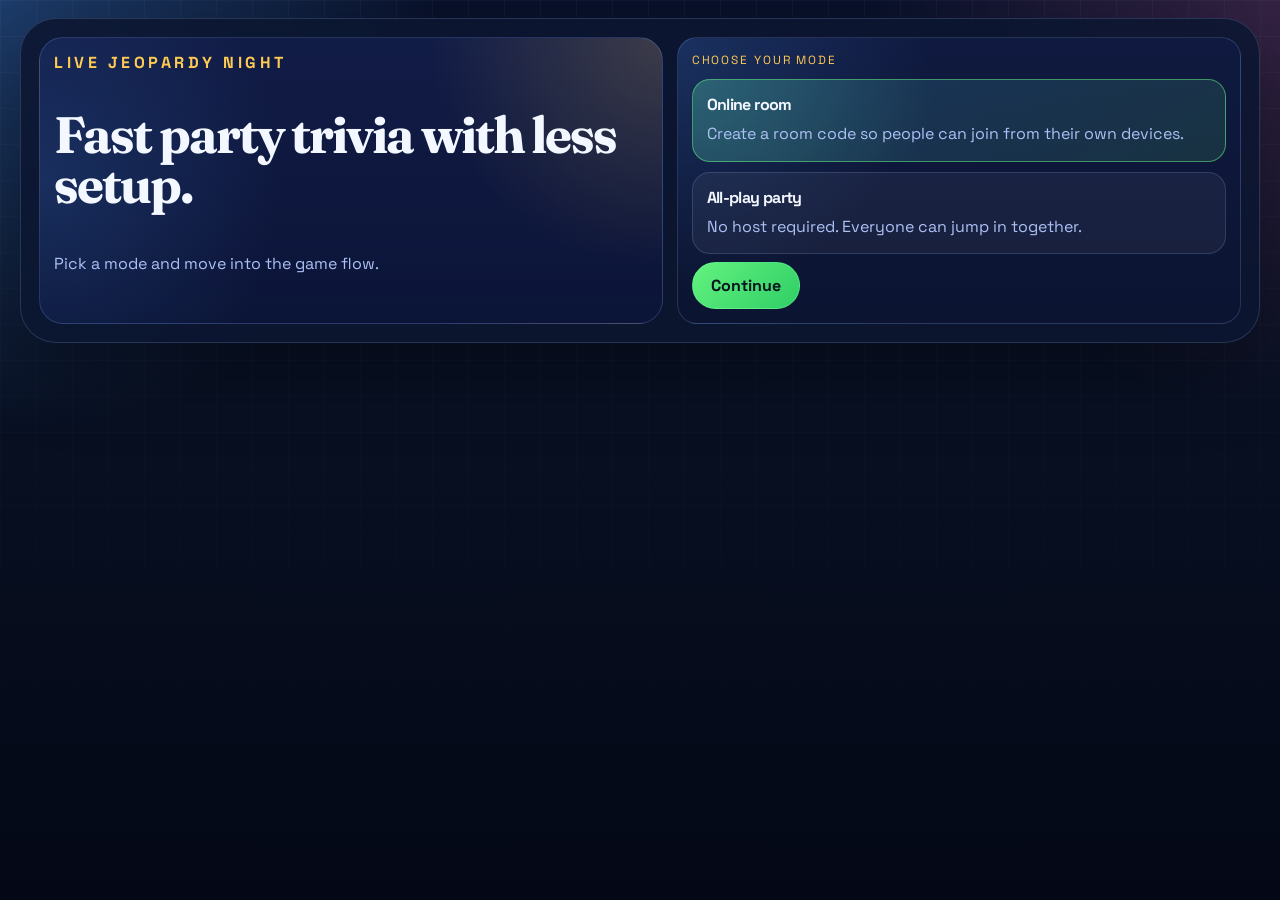
<file: index.html>
<!DOCTYPE html>
<html lang="en">
<head>
  <meta charset="UTF-8">
  <meta name="viewport" content="width=device-width, initial-scale=1.0">
  <title>JeoParty AI — Free Live Party Trivia Game</title>
  <meta name="description" content="JeoParty AI is a free live Jeopardy-style trivia game for parties and friends. Create a room, share the code, and play together on any device.">
  <meta property="og:title" content="JeoParty AI — Free Live Party Trivia Game">
  <meta property="og:description" content="Free live Jeopardy-style trivia for parties and friends. Create a room, share the code, and play together on any device.">
  <meta property="og:type" content="website">
  <meta name="twitter:card" content="summary">
  <meta name="twitter:title" content="JeoParty AI — Free Live Party Trivia Game">
  <meta name="twitter:description" content="Free live Jeopardy-style trivia for parties and friends. Create a room, share the code, and play together on any device.">
  <meta name="theme-color" content="#0a1238">
  <link rel="icon" href="data:image/svg+xml,<svg xmlns='http://www.w3.org/2000/svg' viewBox='0 0 100 100'><rect width='100' height='100' rx='20' fill='%230a1238'/><text x='50' y='78' text-anchor='middle' font-size='74' font-family='sans-serif' font-weight='bold' fill='%23ffcb52'>J</text></svg>">
  <link rel="manifest" href="manifest.json">
  <link rel="preconnect" href="https://fonts.googleapis.com">
  <link rel="preconnect" href="https://fonts.gstatic.com" crossorigin>
  <link href="https://fonts.googleapis.com/css2?family=Space+Grotesk:wght@400;500;700&family=Fraunces:opsz,wght@9..144,600;9..144,700&display=swap" rel="stylesheet">
  <link rel="stylesheet" href="styles.css?v=19">
</head>
<body data-page="welcome">
  <div class="page-shell narrow-shell">
    <section class="hero page-card welcome-hero">
      <div class="hero-copy mode-flow-card setup-hero-card">
        <p class="eyebrow hero-kicker">Live Jeopardy night</p>
        <h1>Fast party trivia with less setup.</h1>
        <p class="hero-text">Pick a mode and move into the game flow.</p>
      </div>
      <aside class="hero-panel settings-card welcome-mode-panel">
        <p class="eyebrow">Choose your mode</p>
        <div class="mode-card-grid">
          <button class="mode-card is-selected" type="button" data-mode="online">
            <strong>Online room</strong>
            <span>Create a room code so people can join from their own devices.</span>
          </button>
          <button class="mode-card" type="button" data-mode="allplay">
            <strong>All-play party</strong>
            <span>No host required. Everyone can jump in together.</span>
          </button>
        </div>
        <div class="hero-actions">
          <a class="button button-primary" id="welcomeContinue" href="setup.html">Continue</a>
        </div>
      </aside>
    </section>
  </div>
  <script src="config.js?v=2"></script>
  <script src="app.js?v=26"></script>
</body>
</html>
</file>
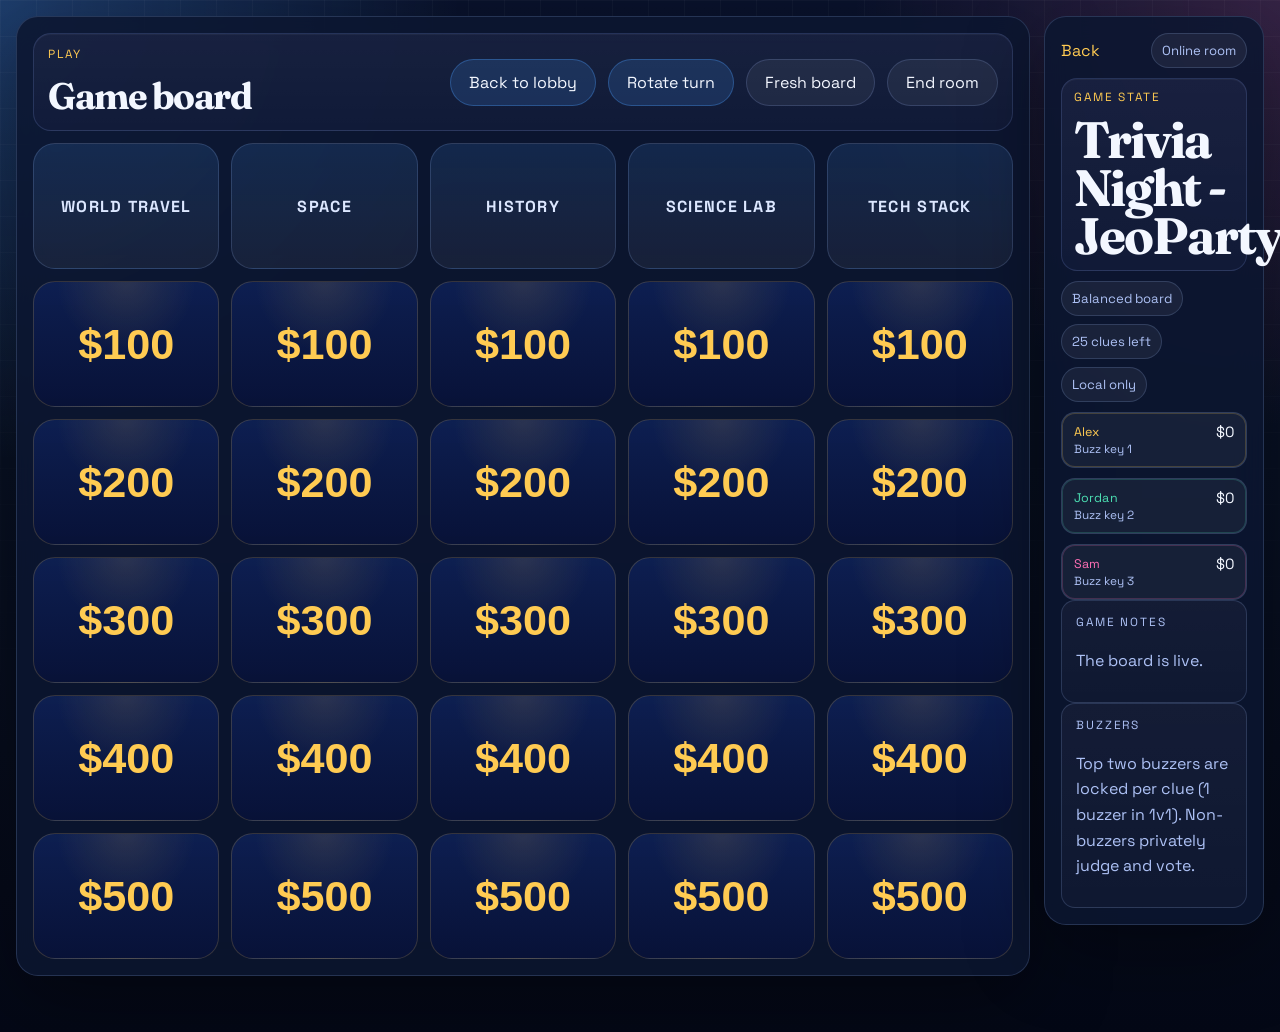
<file: game.html>
<!DOCTYPE html>
<html lang="en">
<head>
  <meta charset="UTF-8">
  <meta name="viewport" content="width=device-width, initial-scale=1.0">
  <title>JeoParty AI | Game</title>
  <meta name="description" content="Live JeoParty AI game board — pick clues, buzz in, and track scores across all devices in real time.">
  <meta property="og:title" content="JeoParty AI — Free Live Party Trivia Game">
  <meta property="og:description" content="Free live Jeopardy-style trivia for parties and friends. Create a room, share the code, and play together on any device.">
  <meta property="og:type" content="website">
  <meta name="twitter:card" content="summary">
  <meta name="theme-color" content="#0a1238">
  <link rel="icon" href="data:image/svg+xml,<svg xmlns='http://www.w3.org/2000/svg' viewBox='0 0 100 100'><rect width='100' height='100' rx='20' fill='%230a1238'/><text x='50' y='78' text-anchor='middle' font-size='74' font-family='sans-serif' font-weight='bold' fill='%23ffcb52'>J</text></svg>">
  <link rel="manifest" href="manifest.json">
  <link rel="preconnect" href="https://fonts.googleapis.com">
  <link rel="preconnect" href="https://fonts.gstatic.com" crossorigin>
  <link href="https://fonts.googleapis.com/css2?family=Space+Grotesk:wght@400;500;700&family=Fraunces:opsz,wght@9..144,600;9..144,700&display=swap" rel="stylesheet">
  <link rel="stylesheet" href="styles.css?v=19">
</head>
<body data-page="game">
  <div class="page-shell">
    <div class="app-grid game-layout board-first-layout">
      <section class="panel board-panel">
        <div class="board-header section-mini-highlight game-board-header">
          <div>
            <p class="eyebrow">Play</p>
            <h2>Game board</h2>
          </div>
          <div class="board-actions">
            <button class="button button-secondary" id="backToLobby" type="button">Back to lobby</button>
            <button class="button button-secondary" id="nextTurn" type="button">Rotate turn</button>
            <button class="button button-ghost" id="newRound" type="button">Fresh board</button>
            <button class="button button-ghost" id="endRoom" type="button">End room</button>
          </div>
        </div>
        <div class="board-grid" id="boardGrid" aria-live="polite"></div>
      </section>
      <aside class="panel sidebar-panel compact-sidebar">
        <div class="view-topbar compact-topbar">
          <a class="text-button" href="lobby.html">Back</a>
          <span class="pill" id="modePill">Online room</span>
        </div>
        <div class="section-heading compact section-mini-highlight game-state-card">
          <p class="eyebrow">Game state</p>
          <h2 id="roomTitle">Trivia Night - JeoParty</h2>
        </div>
        <div class="pill-row">
          <span class="pill" id="difficultyPill">Balanced board</span>
          <span class="pill" id="remainingPill">25 clues left</span>
          <span class="pill" id="syncPill">Local only</span>
        </div>
        <div class="scoreboard compact-scoreboard" id="scoreboard"></div>
        <div class="host-card slim-note">
          <p class="eyebrow">Game notes</p>
          <p id="hostLine">The board is live.</p>
        </div>
        <div class="host-card slim-note">
          <p class="eyebrow">Buzzers</p>
          <p id="buzzerCopy">During a clue, press keys <strong>1</strong>, <strong>2</strong>, <strong>3</strong>, or <strong>4</strong> to lock in a player fast.</p>
        </div>
      </aside>
    </div>
  </div>

  <dialog class="clue-dialog" id="clueDialog">
    <form method="dialog" class="dialog-shell">
      <button class="dialog-close" id="closeDialog" value="cancel" type="submit" aria-label="Close clue">x</button>
      <p class="eyebrow" id="dialogCategory">Clue</p>
      <h2 id="dialogValue">$100</h2>
      <p class="clue-text" id="dialogClue">Clue appears here.</p>
      <p class="answer-text" id="dialogAnswer" hidden></p>
      <div class="timer-bar"><span id="timerFill"></span></div>
      <p class="helper-text" id="buzzStatus">Buzz in with the buttons below or by pressing number keys.</p>
      <div class="buzz-grid" id="buzzGrid"></div>
      <div class="dialog-actions">
        <button class="button button-secondary" id="revealAnswer" type="button">Reveal answer</button>
        <button class="button button-primary" id="markCorrect" type="button" disabled>Vote correct</button>
        <button class="button button-ghost" id="markIncorrect" type="button" disabled>Vote incorrect</button>
      </div>
    </form>
  </dialog>

  <script src="config.js?v=2"></script>
  <script src="app.js?v=26"></script>
</body>
</html>
</file>
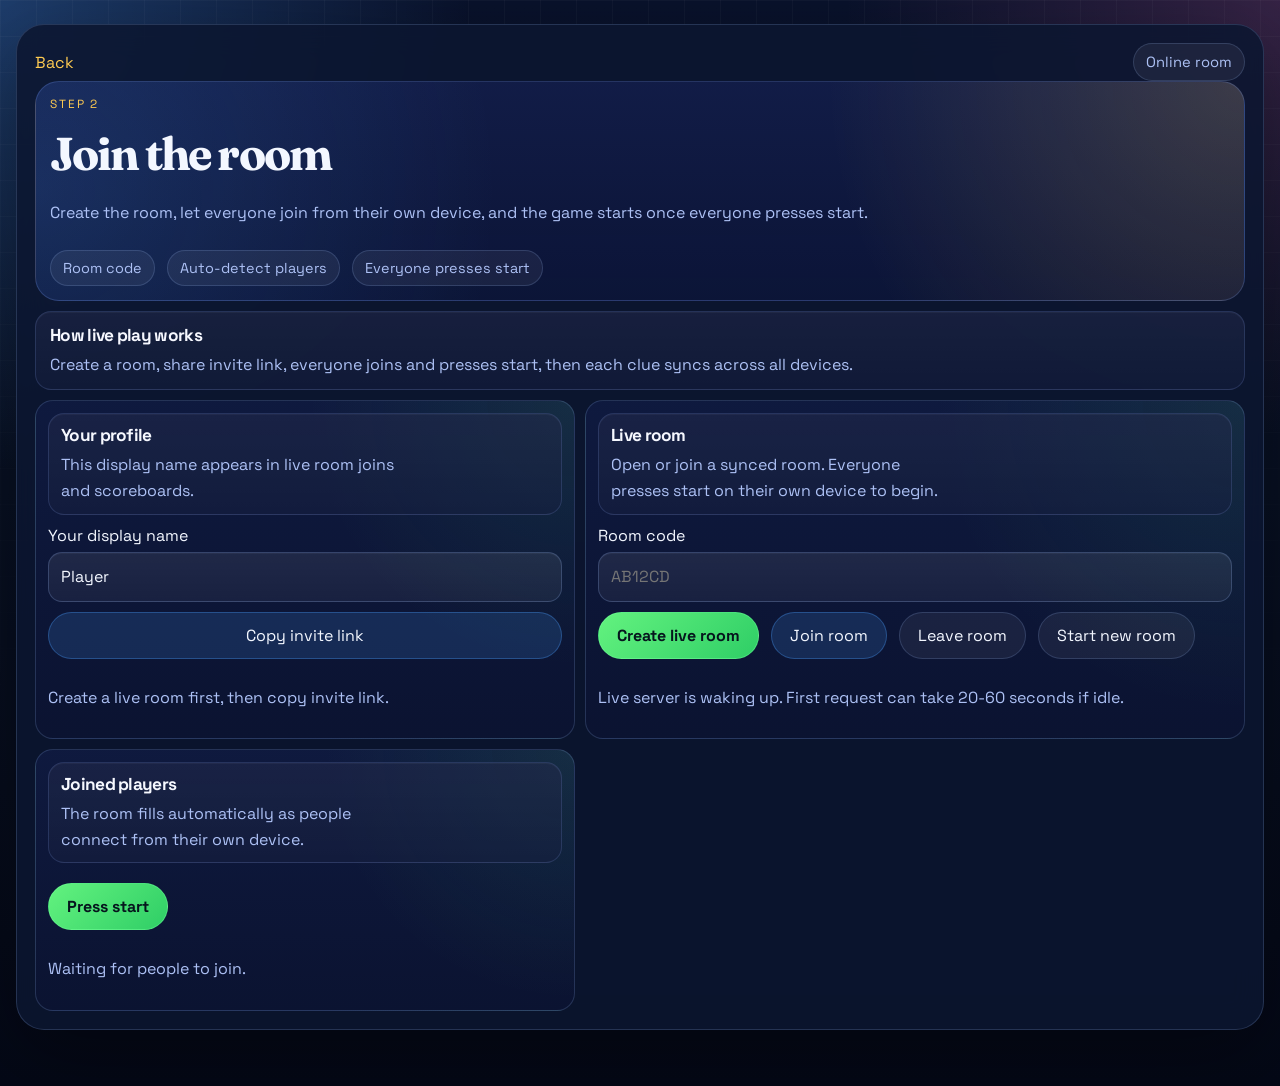
<file: lobby.html>
<!DOCTYPE html>
<html lang="en">
<head>
  <meta charset="UTF-8">
  <meta name="viewport" content="width=device-width, initial-scale=1.0">
  <title>JeoParty AI | Lobby</title>
  <meta name="description" content="Join or create a JeoParty AI room. Share your room code with friends and get everyone ready to play.">
  <meta property="og:title" content="JeoParty AI — Free Live Party Trivia Game">
  <meta property="og:description" content="Free live Jeopardy-style trivia for parties and friends. Create a room, share the code, and play together on any device.">
  <meta property="og:type" content="website">
  <meta name="twitter:card" content="summary">
  <meta name="theme-color" content="#0a1238">
  <link rel="icon" href="data:image/svg+xml,<svg xmlns='http://www.w3.org/2000/svg' viewBox='0 0 100 100'><rect width='100' height='100' rx='20' fill='%230a1238'/><text x='50' y='78' text-anchor='middle' font-size='74' font-family='sans-serif' font-weight='bold' fill='%23ffcb52'>J</text></svg>">
  <link rel="manifest" href="manifest.json">
  <link rel="preconnect" href="https://fonts.googleapis.com">
  <link rel="preconnect" href="https://fonts.gstatic.com" crossorigin>
  <link href="https://fonts.googleapis.com/css2?family=Space+Grotesk:wght@400;500;700&family=Fraunces:opsz,wght@9..144,600;9..144,700&display=swap" rel="stylesheet">
  <link rel="stylesheet" href="styles.css?v=19">
</head>
<body data-page="lobby">
  <div class="page-shell">
    <section class="page-card view-panel">
      <div class="view-topbar">
        <a class="text-button" href="setup.html">Back</a>
        <span class="pill" id="lobbyModePill">Online room</span>
      </div>
      <div class="mode-flow-card setup-hero-card">
        <p class="eyebrow">Step 2</p>
        <h1 class="page-title" id="lobbyTitle">Get everyone ready</h1>
        <p class="hero-text" id="lobbyCopy">Add players, open a room if needed, then launch the game view.</p>
        <div class="mode-chip-row" id="lobbyChipRow"></div>
      </div>
      <div class="section-mini section-mini-highlight lobby-howto-card">
        <strong>How live play works</strong>
        <p class="helper-text">Create a room, share invite link, everyone joins and presses start, then each clue syncs across all devices.</p>
      </div>
      <div class="settings-grid">
        <div class="stack settings-card lobby-card" id="displayNameWrap">
          <div class="section-mini section-mini-highlight">
            <strong>Your profile</strong>
            <span>This display name appears in live room joins and scoreboards.</span>
          </div>
          <label>
            Your display name
            <input id="displayName" type="text" maxlength="30" value="Host">
          </label>
          <button class="button button-secondary" id="copyRoomLink" type="button">Copy invite link</button>
          <p class="helper-text" id="shareStatus">In online mode, share the invite link or room code with friends.</p>
        </div>
        <div class="stack settings-card lobby-card hidden-section" id="onlineToolsBlock">
          <div class="section-mini section-mini-highlight">
            <strong>Live room</strong>
            <span>Open or join a synced room. Everyone presses start on their own device to begin.</span>
          </div>
          <label>
            Room code
            <input id="liveRoomCode" type="text" maxlength="8" placeholder="AB12CD">
          </label>
          <div class="action-row wrap-top">
            <button class="button button-primary" id="createLiveRoom" type="button">Create live room</button>
            <button class="button button-secondary" id="joinLiveRoom" type="button">Join room</button>
            <button class="button button-ghost" id="leaveLiveRoom" type="button">Leave room</button>
            <button class="button button-ghost" id="startNewRoom" type="button">Start new room</button>
          </div>
          <p class="helper-text" id="liveStatus" aria-live="polite">Live server status appears here. If it was idle, waking can take 20-60 seconds.</p>
        </div>
      </div>
      <div class="settings-grid top-gap">
        <div class="stack settings-card lobby-card" id="playersBlock">
          <div class="section-mini section-mini-highlight">
            <strong id="playersHeading">Set up the scoreboard</strong>
            <span id="playersCopy">Use manual names for couch play or quick scoring.</span>
          </div>
          <div class="player-fields">
            <label>
              Player one
              <input class="player-name" type="text" data-player-slot="0" value="Alex">
            </label>
            <label>
              Player two
              <input class="player-name" type="text" data-player-slot="1" value="Jordan">
            </label>
            <label>
              Player three
              <input class="player-name" type="text" data-player-slot="2" value="Sam">
            </label>
            <label>
              Player four
              <input class="player-name" type="text" data-player-slot="3" value="">
            </label>
          </div>
          <button class="button button-ghost" id="resetScores" type="button">Reset scores</button>
        </div>
        <div class="stack settings-card lobby-card hidden-section" id="liveMembersPanel">
          <div class="section-mini section-mini-highlight">
            <strong>Joined players</strong>
            <span>The room fills automatically as people connect from their own device.</span>
          </div>
          <div class="member-list" id="memberList"></div>
          <div class="action-row">
            <button class="button button-primary" id="readyButton" type="button" disabled>Press start</button>
          </div>
          <p class="helper-text" id="readyStatus">Waiting for people to join.</p>
        </div>
      </div>
      <div class="hero-actions top-gap" id="offlineStartWrap">
        <button class="button button-primary" id="startGameOffline" type="button">Start game view</button>
      </div>
    </section>
  </div>
  <script src="config.js?v=2"></script>
  <script src="app.js?v=26"></script>
</body>
</html>
</file>
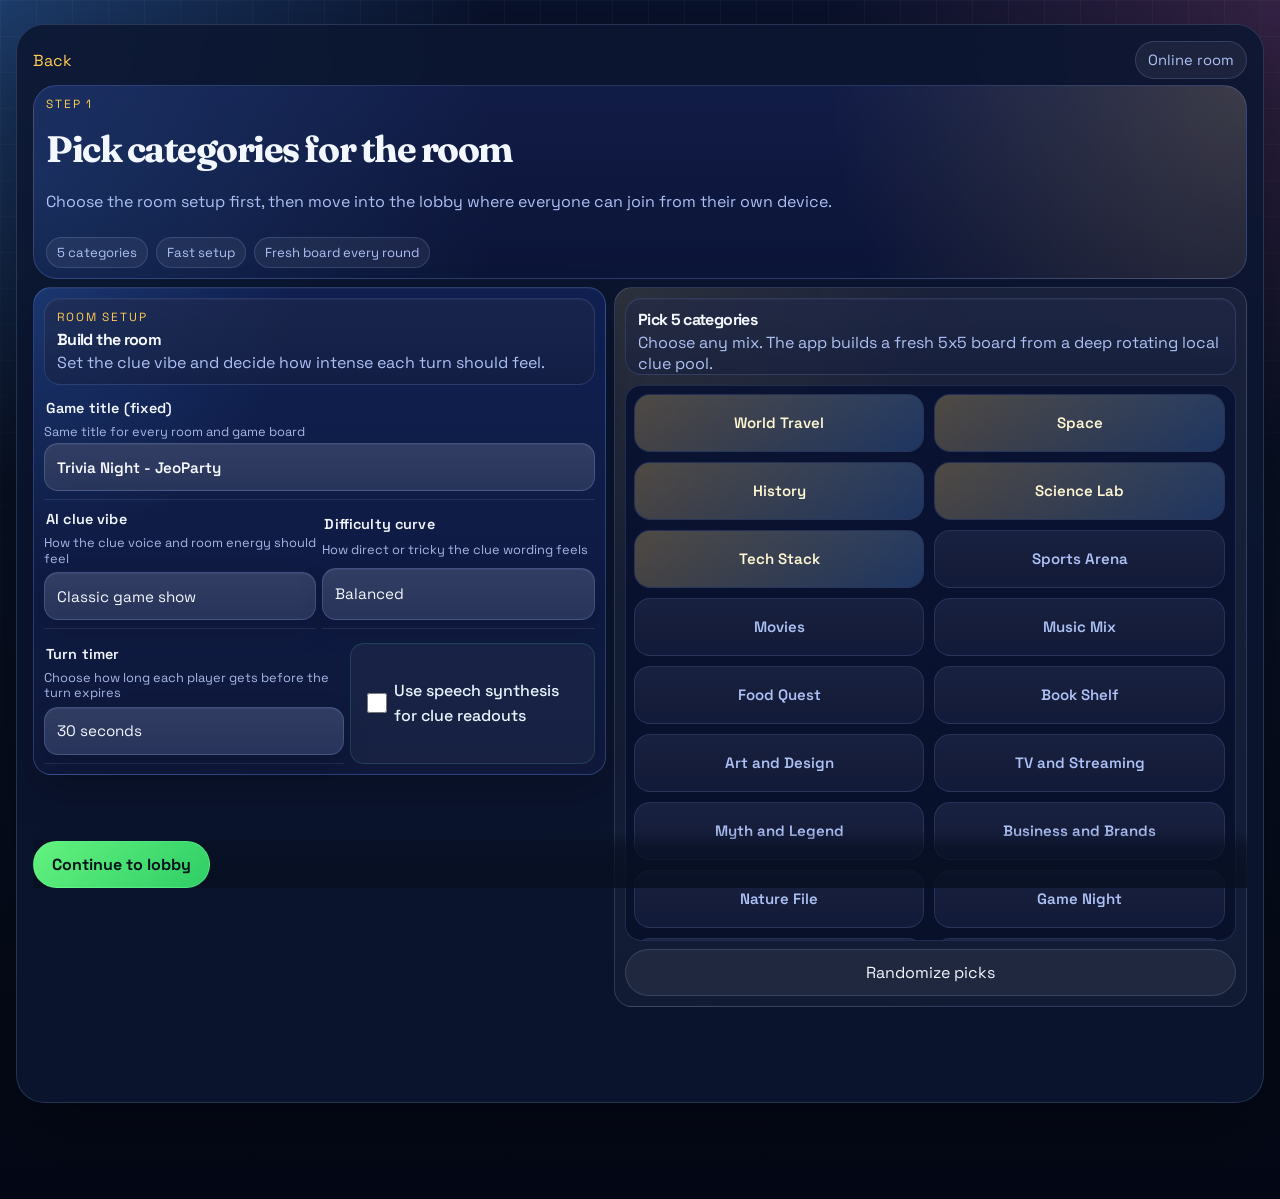
<file: setup.html>
<!DOCTYPE html>
<html lang="en">
<head>
  <meta charset="UTF-8">
  <meta name="viewport" content="width=device-width, initial-scale=1.0">
  <title>JeoParty AI | Setup</title>
  <meta name="description" content="Set up your JeoParty AI game — choose categories, difficulty, and timer settings before starting your live trivia night.">
  <meta property="og:title" content="JeoParty AI — Free Live Party Trivia Game">
  <meta property="og:description" content="Free live Jeopardy-style trivia for parties and friends. Create a room, share the code, and play together on any device.">
  <meta property="og:type" content="website">
  <meta name="twitter:card" content="summary">
  <meta name="theme-color" content="#0a1238">
  <link rel="icon" href="data:image/svg+xml,<svg xmlns='http://www.w3.org/2000/svg' viewBox='0 0 100 100'><rect width='100' height='100' rx='20' fill='%230a1238'/><text x='50' y='78' text-anchor='middle' font-size='74' font-family='sans-serif' font-weight='bold' fill='%23ffcb52'>J</text></svg>">
  <link rel="manifest" href="manifest.json">
  <link rel="preconnect" href="https://fonts.googleapis.com">
  <link rel="preconnect" href="https://fonts.gstatic.com" crossorigin>
  <link href="https://fonts.googleapis.com/css2?family=Space+Grotesk:wght@400;500;700&family=Fraunces:opsz,wght@9..144,600;9..144,700&display=swap" rel="stylesheet">
  <link rel="stylesheet" href="styles.css?v=19">
</head>
<body data-page="setup">
  <div class="page-shell">
    <section class="page-card view-panel">
      <div class="view-topbar">
        <a class="text-button" href="index.html">Back</a>
        <span class="pill" id="setupModePill">Online room</span>
      </div>
      <div class="mode-flow-card setup-hero-card">
        <p class="eyebrow">Step 1</p>
        <h1 class="page-title" id="setupTitle">Pick your categories</h1>
        <p class="hero-text" id="setupCopy">Choose the room name, vibe, and 5 categories for this round.</p>
        <div class="mode-chip-row">
          <span class="mode-chip">5 categories</span>
          <span class="mode-chip">Fast setup</span>
          <span class="mode-chip">Fresh board every round</span>
        </div>
      </div>
      <div class="settings-grid">
        <div class="stack settings-card setup-card-emphasis">
          <div class="setup-card-top">
            <div class="section-mini section-mini-highlight">
              <p class="eyebrow">Room Setup</p>
              <strong>Build the room</strong>
              <span>Set the clue vibe and decide how intense each turn should feel.</span>
            </div>
          </div>
          <label class="setup-field setup-field-featured setup-field-group">
            <span class="field-label">Game title (fixed)</span>
            <span class="field-helper">Same title for every room and game board</span>
            <input id="roomName" type="text" maxlength="50" value="Trivia Night - JeoParty" readonly>
          </label>
          <div class="setup-picker-grid">
            <label class="setup-field setup-select-card list-style-card setup-field-group">
              <span class="field-label">AI clue vibe</span>
              <span class="field-helper">How the clue voice and room energy should feel</span>
              <select id="hostVibe">
                <option value="classic">Classic game show</option>
                <option value="hype">Hype announcer</option>
                <option value="chaotic">Chaotic friend mode</option>
              </select>
            </label>
            <label class="setup-field setup-select-card list-style-card setup-field-group">
              <span class="field-label">Difficulty curve</span>
              <span class="field-helper">How direct or tricky the clue wording feels</span>
              <select id="difficulty">
                <option value="balanced">Balanced</option>
                <option value="friendly">Friendly</option>
                <option value="spicy">Spicy</option>
              </select>
            </label>
          </div>
          <div class="timer-band">
            <label class="setup-field setup-select-card list-style-card timer-select-card setup-field-group">
              <span class="field-label">Turn timer</span>
              <span class="field-helper">Choose how long each player gets before the turn expires</span>
              <select id="turnDuration">
                <option value="120">2 minutes</option>
                <option value="90">1 minute 30 seconds</option>
                <option value="60">1 minute</option>
                <option value="30">30 seconds</option>
                <option value="10">10 seconds</option>
              </select>
            </label>
            <label class="toggle setup-toggle emphasis-toggle compact-toggle">
              <input id="speechToggle" type="checkbox">
              <span>Use speech synthesis for clue readouts</span>
            </label>
          </div>
        </div>
        <div class="stack settings-card category-stage-card">
          <div class="section-mini section-mini-highlight category-header-card">
            <strong>Pick 5 categories</strong>
            <span id="categoryHelpCopy">Choose any mix. The app builds a fresh 5x5 board from a deep rotating local clue pool.</span>
          </div>
          <div class="category-scroll-box">
            <div class="category-picker" id="categoryPicker"></div>
          </div>
          <button class="button button-ghost" id="randomizeCategories" type="button">Randomize picks</button>
        </div>
      </div>
      <div class="hero-actions top-gap">
        <button class="button button-primary" id="continueToLobby" type="button">Continue to lobby</button>
      </div>
      <p class="helper-text" id="setupMessage" aria-live="polite"></p>
    </section>
  </div>
  <script src="config.js?v=2"></script>
  <script src="app.js?v=26"></script>
</body>
</html>
</file>
<file: styles.css>
:root {
  --bg: #081022;
  --surface: rgba(12, 22, 48, 0.88);
  --text: #f3f7ff;
  --muted: #adc1f5;
  --line: rgba(160, 193, 255, 0.18);
  --gold: #ffcb52;
  --gold-deep: #ff9f1a;
  --blue: #4da0ff;
  --pink: #ff6fb5;
  --green: #4ce0b3;
  --cta: #63f27f;
  --cta-deep: #2fce66;
  --shadow: 0 24px 80px rgba(0, 0, 0, 0.35);
  --radius: 28px;
}

* { box-sizing: border-box; }
html { scroll-behavior: smooth; }
body {
  margin: 0;
  min-height: 100vh;
  font-family: "Space Grotesk", sans-serif;
  color: var(--text);
  background:
    radial-gradient(circle at top left, rgba(77, 160, 255, 0.3), transparent 28%),
    radial-gradient(circle at top right, rgba(255, 111, 181, 0.18), transparent 26%),
    linear-gradient(180deg, #09122c 0%, #081022 45%, #040816 100%);
}
body::before {
  content: "";
  position: fixed;
  inset: 0;
  pointer-events: none;
  background-image:
    linear-gradient(rgba(255, 255, 255, 0.04) 1px, transparent 1px),
    linear-gradient(90deg, rgba(255, 255, 255, 0.04) 1px, transparent 1px);
  background-size: 36px 36px;
  mask-image: linear-gradient(180deg, rgba(0, 0, 0, 0.8), transparent 92%);
}
.page-shell {
  width: min(1320px, calc(100% - 32px));
  margin: 0 auto;
  padding: 24px 0 56px;
}
.narrow-shell { width: min(1100px, calc(100% - 32px)); }
.page-card, .panel, .dialog-shell {
  background: var(--surface);
  border: 1px solid var(--line);
  box-shadow: var(--shadow);
  backdrop-filter: blur(16px);
}
.hero {
  display: grid;
  grid-template-columns: 1.05fr 0.95fr;
  gap: 24px;
  padding: 32px;
  border-radius: 36px;
}
.eyebrow {
  margin: 0 0 12px;
  text-transform: uppercase;
  letter-spacing: 0.16em;
  font-size: 0.74rem;
  color: var(--gold);
}
.hero-kicker { font-size: 1rem; font-weight: 700; letter-spacing: 0.22em; }
h1, h2, strong { letter-spacing: -0.04em; }
h1, h2 { margin: 0; font-family: "Fraunces", serif; }
h1 { font-size: clamp(2.1rem, 4vw, 3.4rem); line-height: 0.98; }
h2 { font-size: clamp(1.6rem, 3vw, 2.3rem); }
.page-title { font-size: clamp(2rem, 3.6vw, 3rem); }
.hero-text, .helper-text, .mode-card span, .feed-item, .host-card p, .section-mini span, label span { color: var(--muted); line-height: 1.6; }
.hero-actions, .action-row, .dialog-actions, .board-actions, .pill-row, .mode-chip-row { display: flex; flex-wrap: wrap; gap: 12px; }
.hero-panel .hero-actions { margin-top: 18px; }
.top-gap { margin-top: 18px; }
.wrap-top { align-items: start; }
.button, .text-button, .buzz-button, .mode-card { font: inherit; }
.button {
  display: inline-flex; align-items: center; justify-content: center; gap: 8px; min-height: 46px; padding: 12px 18px;
  border: 1px solid transparent; border-radius: 999px; color: var(--text); text-decoration: none; cursor: pointer;
  transition: transform 160ms ease, border-color 160ms ease, background 160ms ease;
}
.button:hover, .text-button:hover, .buzz-button:hover, .board-tile:hover, .category-chip:hover, .score-card:hover, .mode-card:hover { transform: translateY(-1px); }
.button-primary {
  background: linear-gradient(135deg, var(--cta), var(--cta-deep));
  border-color: rgba(112, 255, 160, 0.35);
  color: #06151d;
  font-weight: 700;
}
.button-secondary { background: rgba(77, 160, 255, 0.16); border-color: rgba(77, 160, 255, 0.32); }
.button-ghost { background: rgba(255,255,255,0.06); border-color: var(--line); }
.mode-card-grid, .settings-grid, .app-grid, .category-picker, .board-grid, .buzz-grid, .live-grid, .player-fields, .scoreboard, .feed-list, .stack, .mode-block, .player-builder { display: grid; gap: 14px; }
.mode-card-grid { margin-bottom: 8px; }
.mode-card {
  display: grid; gap: 8px; padding: 18px; border-radius: 22px; border: 1px solid var(--line);
  background: rgba(255,255,255,0.05); text-align: left; color: var(--text); cursor: pointer;
}
.mode-card.is-selected { border-color: rgba(255,203,82,0.55); background: linear-gradient(135deg, rgba(255,203,82,0.16), rgba(77,160,255,0.12)); }
.view-panel, .panel { padding: 28px; border-radius: var(--radius); }
.view-topbar, .feed-header, .board-header, .score-head { display: flex; align-items: center; justify-content: space-between; gap: 16px; }
.compact-topbar { margin-bottom: 10px; }
.mode-flow-card, .settings-card, .host-card, .feed-card, .score-card, .turn-timer-card {
  padding: 18px; border-radius: 24px; border: 1px solid var(--line); background: rgba(255,255,255,0.05);
}
.mode-flow-card { display: grid; gap: 14px; }
.setup-hero-card {
  background:
    radial-gradient(circle at top right, rgba(255, 203, 82, 0.12), transparent 32%),
    linear-gradient(180deg, rgba(255,255,255,0.06), rgba(255,255,255,0.03));
}
.section-mini {
  display: grid;
  gap: 6px;
}
.section-mini strong {
  display: block;
  font-size: 1.08rem;
  color: #f6f8ff;
}
.section-mini span {
  display: block;
  max-width: 34ch;
}
.mode-chip { padding: 8px 12px; border-radius: 999px; background: rgba(255,255,255,0.06); border: 1px solid var(--line); color: var(--muted); font-size: 0.9rem; }
.settings-grid { grid-template-columns: 0.9fr 1.1fr; margin-top: 18px; }
.live-grid { grid-template-columns: 0.9fr 1.1fr; align-items: end; }
.player-fields { grid-template-columns: repeat(2, minmax(0, 1fr)); }
.stack label, .player-fields label, .live-grid label { display: grid; gap: 8px; }
input, select {
  width: 100%; min-height: 54px; padding: 14px 16px; border: 1px solid rgba(160, 193, 255, 0.22); border-radius: 16px;
  background: linear-gradient(180deg, rgba(255,255,255,0.08), rgba(255,255,255,0.05)); color: var(--text); font: inherit;
  box-shadow: inset 0 1px 0 rgba(255,255,255,0.04);
}
select {
  appearance: none;
  -webkit-appearance: none;
  -moz-appearance: none;
  padding-right: 52px;
  background-image:
    linear-gradient(180deg, rgba(255,255,255,0.08), rgba(255,255,255,0.05)),
    url("data:image/svg+xml,%3Csvg xmlns='http://www.w3.org/2000/svg' width='14' height='9' viewBox='0 0 14 9' fill='none'%3E%3Cpath d='M1 1.5L7 7.5L13 1.5' stroke='%23EAF1FF' stroke-width='1.8' stroke-linecap='round' stroke-linejoin='round'/%3E%3C/svg%3E");
  background-repeat: no-repeat, no-repeat;
  background-position: center, right 18px center;
  background-size: auto, 14px 9px;
}
select option { color: #0b1430; }
input:focus, select:focus, .category-chip input:focus + span, .buzz-button:focus, .board-tile:focus { outline: 2px solid rgba(255,203,82,0.75); outline-offset: 2px; }
.toggle { grid-template-columns: auto 1fr; align-items: center; gap: 12px; padding: 14px 16px; border-radius: 18px; background: rgba(255,255,255,0.05); border: 1px solid var(--line); }
.toggle input { width: 20px; min-height: 20px; }
.setup-card-emphasis {
  background:
    radial-gradient(circle at top left, rgba(77,160,255,0.18), transparent 35%),
    linear-gradient(180deg, rgba(16,32,82,0.96), rgba(16,25,60,0.9));
  border-color: rgba(120, 154, 236, 0.28);
  box-shadow:
    0 18px 42px rgba(0, 0, 0, 0.2),
    inset 0 1px 0 rgba(255,255,255,0.04);
}
.category-stage-card {
  background:
    radial-gradient(circle at top left, rgba(255, 203, 82, 0.09), transparent 34%),
    linear-gradient(180deg, rgba(255,255,255,0.06), rgba(255,255,255,0.03));
}
.setup-field {
  gap: 10px;
  position: relative;
}
.field-label {
  display: inline-flex;
  align-items: center;
  font-size: 0.9rem;
  font-weight: 600;
  letter-spacing: 0.01em;
  color: #eef4ff;
  margin-left: 2px;
}
.setup-field select {
  border-color: rgba(106, 141, 222, 0.32);
  background-color: rgba(15, 27, 62, 0.65);
  box-shadow:
    inset 0 1px 0 rgba(255,255,255,0.05),
    0 10px 28px rgba(0, 0, 0, 0.14);
}
.setup-field select:hover {
  border-color: rgba(255, 203, 82, 0.28);
}
.setup-card-emphasis .setup-field input,
.setup-card-emphasis .setup-field select {
  min-height: 68px;
  border-radius: 20px;
  font-size: 1.02rem;
  background:
    linear-gradient(180deg, rgba(255,255,255,0.09), rgba(255,255,255,0.05)),
    rgba(31, 43, 84, 0.96);
}
.setup-card-emphasis .toggle {
  margin-top: 4px;
  min-height: 74px;
  border-radius: 20px;
  background: rgba(255,255,255,0.04);
}
.setup-card-emphasis .section-mini {
  margin-bottom: 8px;
}
.category-picker { grid-template-columns: repeat(2, minmax(0, 1fr)); }
.category-chip { position: relative; display: block; overflow: hidden; border: 1px solid var(--line); border-radius: 22px; background: rgba(255,255,255,0.04); cursor: pointer; }
.category-chip input { position: absolute; opacity: 0; inset: 0; }
.category-chip span { display: block; padding: 16px 17px; font-weight: 600; transition: background 160ms ease, color 160ms ease; }
.category-chip input:checked + span { background: linear-gradient(135deg, rgba(255,203,82,0.24), rgba(77,160,255,0.2)); color: #fff7d2; }
.pill { padding: 9px 12px; border-radius: 999px; background: rgba(255,255,255,0.06); border: 1px solid var(--line); color: var(--muted); font-size: 0.92rem; }
#syncPill.live { color: #dbfff3; border-color: rgba(76,224,179,0.42); background: rgba(76,224,179,0.16); }
.app-grid { grid-template-columns: minmax(0, 1.4fr) minmax(310px, 0.74fr); align-items: start; gap: 24px; }
.sidebar-panel { position: sticky; top: 16px; }
.feed-list { max-height: 260px; overflow: auto; }
.feed-item { padding: 12px 0; border-bottom: 1px solid var(--line); }
.feed-item:last-child { border-bottom: 0; }
.text-button { padding: 0; border: 0; background: transparent; color: var(--gold); cursor: pointer; text-decoration: none; }
.board-grid { grid-template-columns: repeat(5, minmax(0, 1fr)); margin-top: 20px; }
.board-cell, .board-tile { min-height: 112px; border-radius: 22px; }
.board-cell {
  display: grid; place-items: center; padding: 14px; text-align: center; font-weight: 700;
  background: linear-gradient(180deg, rgba(77,160,255,0.14), rgba(255,255,255,0.05)); border: 1px solid var(--line);
}
.board-category { text-transform: uppercase; letter-spacing: 0.08em; color: #dce7ff; font-size: 0.92rem; }
.board-tile {
  border: 1px solid rgba(255,203,82,0.18);
  background: radial-gradient(circle at top, rgba(255,203,82,0.12), transparent 45%), linear-gradient(180deg, rgba(14,32,83,0.95), rgba(8,18,56,0.98));
  color: var(--gold); font-size: clamp(1.5rem, 3vw, 2.15rem); font-weight: 700; cursor: pointer;
}
.board-tile.used { color: rgba(255,255,255,0.28); background: rgba(255,255,255,0.05); border-color: rgba(255,255,255,0.07); cursor: not-allowed; }
.clue-dialog { width: min(760px, calc(100% - 24px)); border: 0; background: transparent; padding: 0; }
.clue-dialog::backdrop { background: rgba(3,6,18,0.8); }
.dialog-shell { position: relative; display: grid; gap: 18px; padding: 30px; border-radius: 30px; }
.dialog-close { position: absolute; top: 14px; right: 14px; width: 40px; height: 40px; border: 0; border-radius: 50%; background: rgba(255,255,255,0.08); color: var(--text); font-size: 1.1rem; cursor: pointer; }
.clue-text { margin: 0; font-size: clamp(1.25rem, 3vw, 2rem); line-height: 1.45; }
.answer-text { margin: 0; padding: 16px 18px; border-radius: 18px; background: rgba(76,224,179,0.12); border: 1px solid rgba(76,224,179,0.24); color: #dcfff4; }
.timer-bar { height: 12px; border-radius: 999px; overflow: hidden; background: rgba(255,255,255,0.08); }
.timer-bar span { display: block; width: 100%; height: 100%; background: linear-gradient(90deg, var(--blue), var(--gold)); transform-origin: left center; }
.turn-timer-bar span { background: linear-gradient(90deg, var(--pink), var(--gold)); }
.buzz-grid { grid-template-columns: repeat(2, minmax(0, 1fr)); }
.buzz-button { min-height: 60px; padding: 12px 16px; border-radius: 18px; border: 1px solid var(--line); background: rgba(255,255,255,0.05); color: var(--text); cursor: pointer; text-align: left; }
.buzz-button.selected { border-color: rgba(255,203,82,0.55); background: rgba(255,203,82,0.14); }
.buzz-button:disabled { opacity: 0.62; cursor: not-allowed; transform: none; }
.hidden-section { display: none !important; }
@media (max-width: 1080px) {
  .hero, .settings-grid, .app-grid, .live-grid { grid-template-columns: 1fr; }
  .sidebar-panel { position: static; }
}
@media (max-width: 760px) {
  .page-shell, .narrow-shell { width: min(100% - 20px, 100%); }
  .hero, .panel, .view-panel, .dialog-shell { padding: 22px; border-radius: 24px; }
  .category-picker, .player-fields, .buzz-grid { grid-template-columns: 1fr; }
  .board-panel { overflow-x: auto; -webkit-overflow-scrolling: touch; }
  .board-grid { grid-template-columns: repeat(5, minmax(80px, 1fr)); gap: 8px; min-width: 420px; }
  .board-cell, .board-tile { min-height: 86px; }
  .feed-header, .board-header, .view-topbar { align-items: start; flex-direction: column; }
}

.member-list {
  display: grid;
  gap: 10px;
}

.member-row {
  display: flex;
  align-items: center;
  justify-content: space-between;
  gap: 12px;
  padding: 12px 14px;
  border-radius: 18px;
  border: 1px solid var(--line);
  background: rgba(255,255,255,0.04);
}

.member-status {
  font-size: 0.88rem;
  color: var(--muted);
}

.board-first-layout {
  grid-template-columns: minmax(0, 1.9fr) minmax(280px, 0.7fr);
}

.compact-sidebar .score-name {
  font-size: 0.95rem;
}

.compact-sidebar .score-total {
  font-size: 1.15rem;
}

.compact-scoreboard .helper-text {
  font-size: 0.82rem;
}

#playersBlock.hidden-section {
  display: none !important;
}

.board-panel {
  padding: 26px;
}

.board-first-layout {
  grid-template-columns: minmax(0, 2.8fr) minmax(220px, 0.42fr);
  gap: 16px;
}

.compact-sidebar {
  padding: 18px;
}

.compact-sidebar .section-heading h2 {
  font-size: clamp(2.35rem, 4vw, 3.9rem);
  line-height: 0.94;
}

.compact-sidebar .pill-row {
  gap: 8px;
  flex-direction: column;
  align-items: flex-start;
}

.compact-sidebar .pill {
  font-size: 0.82rem;
  padding: 8px 10px;
}

.compact-sidebar .scoreboard {
  margin-top: 8px;
}

.compact-sidebar .score-card {
  padding: 10px 12px;
  border-radius: 18px;
}

.compact-sidebar .score-name {
  font-size: 0.78rem;
  letter-spacing: 0.01em;
}

.compact-sidebar .score-total {
  font-size: 0.92rem;
}

.compact-scoreboard {
  gap: 10px;
}

.compact-scoreboard .helper-text {
  font-size: 0.74rem;
  line-height: 1.35;
}

.board-grid {
  gap: 12px;
}

.board-cell,
.board-tile {
  min-height: 126px;
}

.board-category {
  font-size: 1rem;
}

.board-tile {
  font-size: clamp(1.8rem, 3.5vw, 2.7rem);
}

.host-card,
.feed-card,
.slim-note {
  padding: 12px 14px;
  border-radius: 16px;
}

.member-row strong {
  font-size: 0.96rem;
}

.clue-text {
  color: #f3f6ff;
  font-size: clamp(1.35rem, 3vw, 2.1rem);
}

.dialog-shell .eyebrow#dialogCategory {
  color: #ffd978;
}

@media (max-width: 1080px) {
  .board-first-layout {
    grid-template-columns: 1fr;
  }
}

.setup-hero-card {
  background:
    radial-gradient(circle at top right, rgba(255, 203, 82, 0.18), transparent 34%),
    radial-gradient(circle at left center, rgba(77, 160, 255, 0.17), transparent 38%),
    linear-gradient(180deg, rgba(18, 29, 72, 0.97), rgba(12, 21, 56, 0.95));
  border-color: rgba(123, 154, 236, 0.24);
}

.setup-card-top {
  display: grid;
  gap: 8px;
}

.setup-field-featured {
  gap: 8px;
}

.setup-field-featured .field-label {
  font-size: 0.98rem;
}

.field-helper {
  font-size: 0.86rem;
  line-height: 1.45;
  color: #9eb1e5;
}

.setup-field-featured input {
  min-height: 78px;
  padding-inline: 24px;
  font-size: 1.18rem;
  font-weight: 600;
  color: #f7f9ff;
}

.setup-picker-grid {
  display: grid;
  grid-template-columns: repeat(2, minmax(0, 1fr));
  gap: 14px;
}

.list-style-card {
  display: grid;
  gap: 6px;
  padding: 0;
}

.list-style-card .field-label {
  font-size: 0.96rem;
}

.list-style-card select {
  min-height: 68px;
  margin-top: 2px;
  border-color: rgba(135, 166, 240, 0.24);
  background:
    linear-gradient(180deg, rgba(255,255,255,0.08), rgba(255,255,255,0.04)),
    rgba(36, 48, 90, 0.98);
}

.timer-band {
  display: grid;
  grid-template-columns: minmax(0, 1.1fr) minmax(220px, 0.9fr);
  align-items: stretch;
  gap: 14px;
}

.emphasis-toggle {
  display: grid;
  align-content: center;
  gap: 10px;
  min-height: 100%;
  padding: 16px 18px;
  border-radius: 20px;
  border: 1px solid rgba(95, 228, 183, 0.16);
  background:
    radial-gradient(circle at top left, rgba(76, 224, 179, 0.12), transparent 44%),
    rgba(13, 24, 58, 0.76);
}

.emphasis-toggle span {
  color: #e8f4ff;
  font-weight: 500;
}

.category-stage-card {
  gap: 12px;
}

.category-stage-card .section-mini {
  padding-bottom: 2px;
  border-bottom: 1px solid rgba(140, 166, 233, 0.12);
}

.category-picker {
  gap: 10px;
}

.category-chip {
  border-radius: 20px;
  border-color: rgba(133, 162, 233, 0.16);
  background:
    linear-gradient(180deg, rgba(255,255,255,0.05), rgba(255,255,255,0.025)),
    rgba(14, 22, 54, 0.92);
}

.category-chip span {
  min-height: 76px;
  display: flex;
  align-items: center;
  justify-content: center;
  text-align: center;
}

.category-chip:hover {
  border-color: rgba(255, 203, 82, 0.28);
  transform: translateY(-1px);
}

.hero-panel .hero-actions,
.view-panel .hero-actions {
  margin-top: 26px;
}

.category-stage-card .section-mini strong {
  margin-bottom: 2px;
}

.category-stage-card .section-mini span {
  line-height: 1.35;
}

@media (max-width: 1080px) {
  .setup-picker-grid,
  .timer-band {
    grid-template-columns: 1fr;
  }
}

body[data-page="setup"] .view-panel {
  padding: 16px;
}

body[data-page="setup"] .view-topbar {
  margin-bottom: 6px;
}

body[data-page="setup"] .setup-hero-card {
  gap: 8px;
  padding: 10px 12px;
}

body[data-page="setup"] .page-title {
  font-size: clamp(1.7rem, 3vw, 2.3rem);
}

body[data-page="setup"] .hero-text {
  line-height: 1.4;
}

body[data-page="setup"] .mode-chip-row {
  gap: 8px;
}

body[data-page="setup"] .mode-chip {
  padding: 6px 10px;
  font-size: 0.82rem;
}

body[data-page="setup"] .settings-grid {
  grid-template-columns: 0.95fr 1.05fr;
  gap: 8px;
  margin-top: 8px;
  align-items: start;
}

body[data-page="setup"] .setup-card-emphasis {
  position: sticky;
  top: 12px;
}

body[data-page="setup"] .settings-card {
  padding: 10px;
  border-radius: 18px;
}

body[data-page="setup"] .stack {
  gap: 6px;
}

body[data-page="setup"] .setup-card-top {
  gap: 2px;
}

body[data-page="setup"] .section-mini {
  gap: 3px;
}

body[data-page="setup"] .section-mini strong {
  font-size: 1rem;
}

body[data-page="setup"] .section-mini span {
  max-width: none;
  line-height: 1.28;
}

body[data-page="setup"] .setup-field,
body[data-page="setup"] .list-style-card {
  gap: 3px;
}

body[data-page="setup"] .setup-field-group {
  padding: 0;
  border: 0;
  border-radius: 0;
  background: transparent;
}

body[data-page="setup"] .setup-card-emphasis .setup-field-group {
  padding: 6px 0 8px;
  border-bottom: 1px solid rgba(160, 193, 255, 0.12);
}

body[data-page="setup"] .setup-card-emphasis .setup-field-group:first-of-type {
  padding-top: 4px;
}

body[data-page="setup"] .setup-card-emphasis .timer-band {
  padding-top: 6px;
}

body[data-page="setup"] .field-label {
  font-size: 0.9rem;
  color: #f4f7ff;
}

body[data-page="setup"] .field-helper {
  font-size: 0.8rem;
  line-height: 1.2;
  margin-bottom: 0;
  color: #a6b7e6;
}

body[data-page="setup"] .setup-card-emphasis .setup-field input,
body[data-page="setup"] .setup-card-emphasis .setup-field select {
  min-height: 48px;
  padding: 10px 12px;
  border-radius: 14px;
  font-size: 0.95rem;
}

body[data-page="setup"] .setup-field-featured input {
  min-height: 52px;
  padding-inline: 14px;
  font-size: 1rem;
}

body[data-page="setup"] .setup-picker-grid,
body[data-page="setup"] .timer-band {
  gap: 6px;
}

body[data-page="setup"] .setup-card-emphasis .toggle,
body[data-page="setup"] .emphasis-toggle {
  min-height: 48px;
  padding: 10px 12px;
  border-radius: 14px;
}

body[data-page="setup"] .category-stage-card {
  display: grid;
  grid-template-rows: auto minmax(0, 1fr) auto;
  gap: 8px;
  height: clamp(560px, calc(100vh - 180px), 760px);
  overflow: hidden;
}

body[data-page="setup"] .category-stage-card .section-mini {
  padding-bottom: 0;
}

body[data-page="setup"] .category-scroll-box {
  min-height: 0;
  height: 100%;
  overflow-y: auto;
  overflow-x: hidden;
  padding: 8px;
  border-radius: 16px;
  border: 1px solid rgba(150, 186, 255, 0.16);
  background:
    linear-gradient(180deg, rgba(9, 18, 50, 0.92), rgba(8, 16, 42, 0.9));
}

body[data-page="setup"] .category-picker {
  gap: 10px;
  min-height: 100%;
  max-height: none;
  overflow: visible;
  padding-right: 2px;
  align-content: start;
}

body[data-page="setup"] .category-chip {
  border-radius: 16px;
}

body[data-page="setup"] .category-chip span {
  min-height: 56px;
  padding: 12px 12px;
  font-size: 0.94rem;
  line-height: 1.25;
}

body[data-page="setup"] .hero-actions.top-gap {
  margin-top: 6px;
  position: sticky;
  bottom: 12px;
  z-index: 5;
  padding-top: 10px;
  background: linear-gradient(180deg, rgba(8,16,34,0), rgba(8,16,34,0.65) 30%, rgba(8,16,34,0.88));
}

body[data-page="setup"] #setupMessage {
  margin-top: 6px;
}

body[data-page="setup"] .section-mini-highlight {
  padding: 10px 12px;
  border-radius: 16px;
  border: 1px solid rgba(132, 161, 235, 0.18);
  background:
    linear-gradient(180deg, rgba(255,255,255,0.05), rgba(255,255,255,0.025)),
    rgba(13, 22, 56, 0.52);
  box-shadow: inset 0 1px 0 rgba(255,255,255,0.04);
}

body[data-page="setup"] .section-mini-highlight .eyebrow {
  margin-bottom: 2px;
}

body[data-page="setup"] .setup-card-emphasis .section-mini-highlight {
  margin-bottom: 4px;
}

body[data-page="setup"] .category-header-card {
  margin-bottom: 2px;
}

body[data-page="setup"] .category-stage-card .section-mini strong {
  margin-bottom: 0;
}

body[data-page="setup"] .setup-card-emphasis {
  gap: 4px;
}

body[data-page="setup"] .setup-card-emphasis .setup-field-group + .setup-picker-grid,
body[data-page="setup"] .setup-card-emphasis .setup-picker-grid + .timer-band {
  margin-top: 0;
}

body[data-page="setup"] .setup-field-featured {
  margin-bottom: 0;
}

body[data-page="setup"] .setup-picker-grid {
  margin-top: 0;
}

@media (max-width: 1080px) {
  body[data-page="setup"] .settings-grid {
    grid-template-columns: 1fr;
  }

  body[data-page="setup"] .setup-card-emphasis {
    position: static;
    top: auto;
  }

  body[data-page="setup"] .category-stage-card {
    height: auto;
    max-height: none;
    overflow: visible;
  }

  body[data-page="setup"] .category-scroll-box {
    height: auto;
    max-height: 52vh;
  }

  body[data-page="setup"] .category-picker {
    overflow: visible;
    min-height: 0;
  }
}

body[data-page="setup"] .page-shell {
  padding-bottom: 96px;
}

body[data-page="setup"] .stack label {
  gap: 4px;
}

body[data-page="welcome"] .mode-card.is-selected,
body[data-page="lobby"] .mode-card.is-selected {
  border-color: rgba(99, 242, 127, 0.52);
  background:
    radial-gradient(circle at top left, rgba(99, 242, 127, 0.18), transparent 45%),
    linear-gradient(135deg, rgba(78, 190, 255, 0.16), rgba(99, 242, 127, 0.12));
}

.section-mini-highlight {
  padding: 10px 12px;
  border-radius: 16px;
  border: 1px solid rgba(132, 161, 235, 0.18);
  background:
    linear-gradient(180deg, rgba(255,255,255,0.05), rgba(255,255,255,0.025)),
    rgba(13, 22, 56, 0.52);
  box-shadow: inset 0 1px 0 rgba(255,255,255,0.04);
}

body[data-page="welcome"] .page-shell {
  width: min(1240px, calc(100% - 28px));
  padding-top: 18px;
}

body[data-page="welcome"] .welcome-hero {
  gap: 14px;
  padding: 18px;
}

body[data-page="welcome"] .welcome-hero .mode-flow-card {
  gap: 8px;
  padding: 14px;
}

body[data-page="welcome"] .welcome-mode-panel {
  gap: 10px;
  padding: 14px;
  border-radius: 20px;
  background:
    radial-gradient(circle at top left, rgba(77,160,255,0.17), transparent 40%),
    linear-gradient(180deg, rgba(17, 27, 66, 0.92), rgba(12, 20, 50, 0.94));
}

body[data-page="welcome"] .mode-card-grid {
  gap: 10px;
}

body[data-page="welcome"] .mode-card {
  border-radius: 18px;
  padding: 14px;
  gap: 6px;
}

body[data-page="welcome"] .hero-actions {
  margin-top: 8px;
}

body[data-page="lobby"] .view-panel {
  padding: 18px;
}

body[data-page="lobby"] .mode-flow-card {
  gap: 8px;
  padding: 14px;
}

body[data-page="lobby"] .lobby-howto-card {
  margin-top: 10px;
  padding: 12px 14px;
  border-radius: 16px;
}

body[data-page="lobby"] .lobby-howto-card .helper-text {
  margin: 0;
}

body[data-page="lobby"] .settings-grid {
  gap: 10px;
  margin-top: 10px;
  align-items: start;
}

body[data-page="lobby"] .lobby-card {
  gap: 10px;
  padding: 12px;
  border-radius: 18px;
  background:
    radial-gradient(circle at top right, rgba(99, 242, 127, 0.09), transparent 42%),
    linear-gradient(180deg, rgba(15, 27, 65, 0.9), rgba(11, 20, 50, 0.9));
}

body[data-page="lobby"] .lobby-card label {
  gap: 6px;
}

body[data-page="lobby"] .lobby-card input,
body[data-page="lobby"] .lobby-card select {
  min-height: 50px;
  border-radius: 14px;
  padding: 10px 12px;
}

body[data-page="lobby"] .player-fields {
  gap: 8px;
}

body[data-page="lobby"] .player-fields label {
  padding: 6px 0 8px;
  border-bottom: 1px solid rgba(160, 193, 255, 0.1);
}

body[data-page="lobby"] .player-fields label:last-child {
  border-bottom: 0;
}

body[data-page="lobby"] .hero-actions.top-gap {
  margin-top: 10px;
}

body[data-page="game"] .page-shell {
  padding-top: 16px;
}

body[data-page="game"] .app-grid.game-layout {
  gap: 14px;
}

body[data-page="game"] .board-panel,
body[data-page="game"] .sidebar-panel {
  border-radius: 22px;
  padding: 16px;
}

body[data-page="game"] .game-board-header {
  padding: 12px 14px;
  border-radius: 18px;
  margin-bottom: 12px;
}

body[data-page="game"] .board-grid {
  margin-top: 12px;
}

body[data-page="game"] .compact-sidebar .game-state-card {
  margin-bottom: 10px;
}

body[data-page="game"] .compact-sidebar .pill-row {
  display: flex;
  flex-wrap: wrap;
  gap: 8px;
  margin-bottom: 10px;
}

body[data-page="game"] .compact-sidebar .score-card {
  border-radius: 14px;
}

body[data-page="game"] .compact-sidebar .slim-note {
  border-radius: 14px;
  background:
    linear-gradient(180deg, rgba(255,255,255,0.045), rgba(255,255,255,0.022)),
    rgba(10, 18, 46, 0.78);
}

body[data-page="setup"] .category-scroll-box::-webkit-scrollbar,
body[data-page="lobby"] .member-list::-webkit-scrollbar {
  width: 10px;
}

body[data-page="setup"] .category-scroll-box::-webkit-scrollbar-track,
body[data-page="lobby"] .member-list::-webkit-scrollbar-track {
  background: rgba(255, 255, 255, 0.04);
  border-radius: 999px;
}

body[data-page="setup"] .category-scroll-box::-webkit-scrollbar-thumb,
body[data-page="lobby"] .member-list::-webkit-scrollbar-thumb {
  background: linear-gradient(180deg, rgba(99, 242, 127, 0.55), rgba(77, 160, 255, 0.58));
  border-radius: 999px;
  border: 2px solid transparent;
  background-clip: padding-box;
}

@media (max-width: 1080px) {
  body[data-page="welcome"] .welcome-hero {
    grid-template-columns: 1fr;
  }

  body[data-page="game"] .app-grid.game-layout {
    gap: 10px;
  }
}

@media (max-width: 900px) {
  .page-shell {
    width: min(100% - 18px, 100%);
    padding: 12px 0 26px;
  }

  .view-panel,
  .panel {
    padding: 14px;
    border-radius: 18px;
  }

  .button {
    min-height: 44px;
    padding: 10px 14px;
  }

  body[data-page="welcome"] .hero-actions .button {
    width: 100%;
  }

  body[data-page="setup"] .settings-grid {
    grid-template-columns: 1fr;
    gap: 10px;
  }

  body[data-page="setup"] .setup-card-emphasis {
    position: static;
    top: auto;
  }

  body[data-page="setup"] .category-stage-card {
    height: auto;
    max-height: none;
  }

  body[data-page="setup"] .category-scroll-box {
    max-height: 54vh;
  }

  body[data-page="setup"] .category-picker {
    grid-template-columns: repeat(2, minmax(0, 1fr));
  }

  body[data-page="setup"] .hero-actions.top-gap {
    position: static;
    bottom: auto;
    padding-top: 0;
    background: transparent;
  }

  body[data-page="setup"] #continueToLobby {
    width: 100%;
  }

  body[data-page="lobby"] .settings-grid {
    grid-template-columns: 1fr;
  }

  body[data-page="lobby"] .action-row {
    display: grid;
    grid-template-columns: repeat(2, minmax(0, 1fr));
    gap: 10px;
    width: 100%;
  }

  body[data-page="lobby"] .action-row .button {
    width: 100%;
  }

  body[data-page="lobby"] .hero-actions .button {
    width: 100%;
  }

  body[data-page="lobby"] .member-list {
    max-height: 240px;
    overflow-y: auto;
  }

  body[data-page="game"] .board-panel {
    overflow-x: auto;
    padding: 12px;
  }

  body[data-page="game"] .game-board-header {
    gap: 10px;
    align-items: stretch;
  }

  body[data-page="game"] .board-actions {
    display: grid;
    grid-template-columns: repeat(2, minmax(0, 1fr));
    gap: 8px;
    width: 100%;
  }

  body[data-page="game"] .board-actions .button {
    width: 100%;
  }

  body[data-page="game"] .board-grid {
    grid-template-columns: repeat(5, minmax(88px, 1fr));
    min-width: 500px;
    gap: 8px;
  }

  body[data-page="game"] .board-cell,
  body[data-page="game"] .board-tile {
    min-height: 82px;
    border-radius: 14px;
  }

  body[data-page="game"] .compact-sidebar .section-heading h2 {
    font-size: clamp(1.9rem, 9vw, 2.6rem);
  }

  .clue-dialog {
    width: min(100% - 10px, 700px);
  }

  .dialog-shell {
    padding: 20px;
    border-radius: 22px;
  }

  .buzz-grid {
    grid-template-columns: 1fr;
  }
}

@media (max-width: 560px) {
  body[data-page="lobby"] .action-row {
    grid-template-columns: 1fr;
  }

  body[data-page="setup"] .category-picker {
    grid-template-columns: 1fr;
  }

  body[data-page="game"] .board-grid {
    min-width: 460px;
    grid-template-columns: repeat(5, minmax(82px, 1fr));
  }
}
</file>
